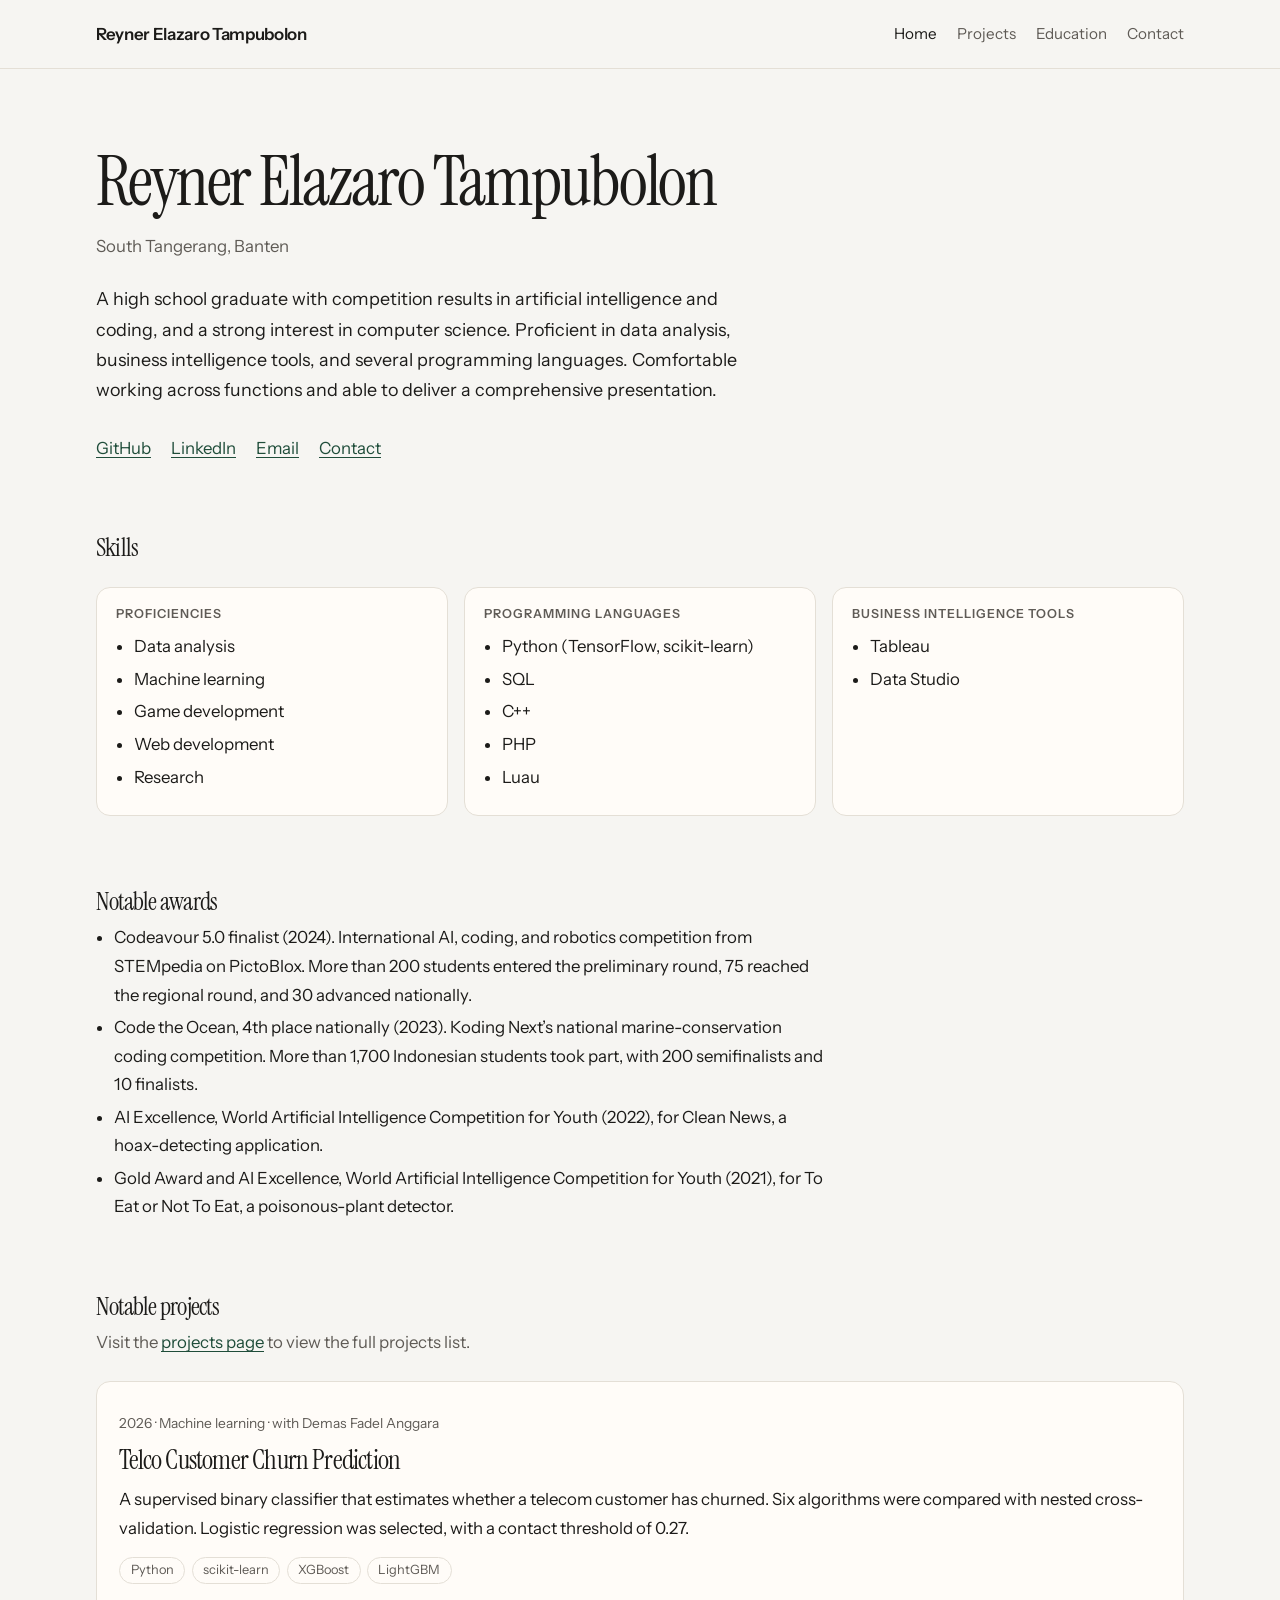
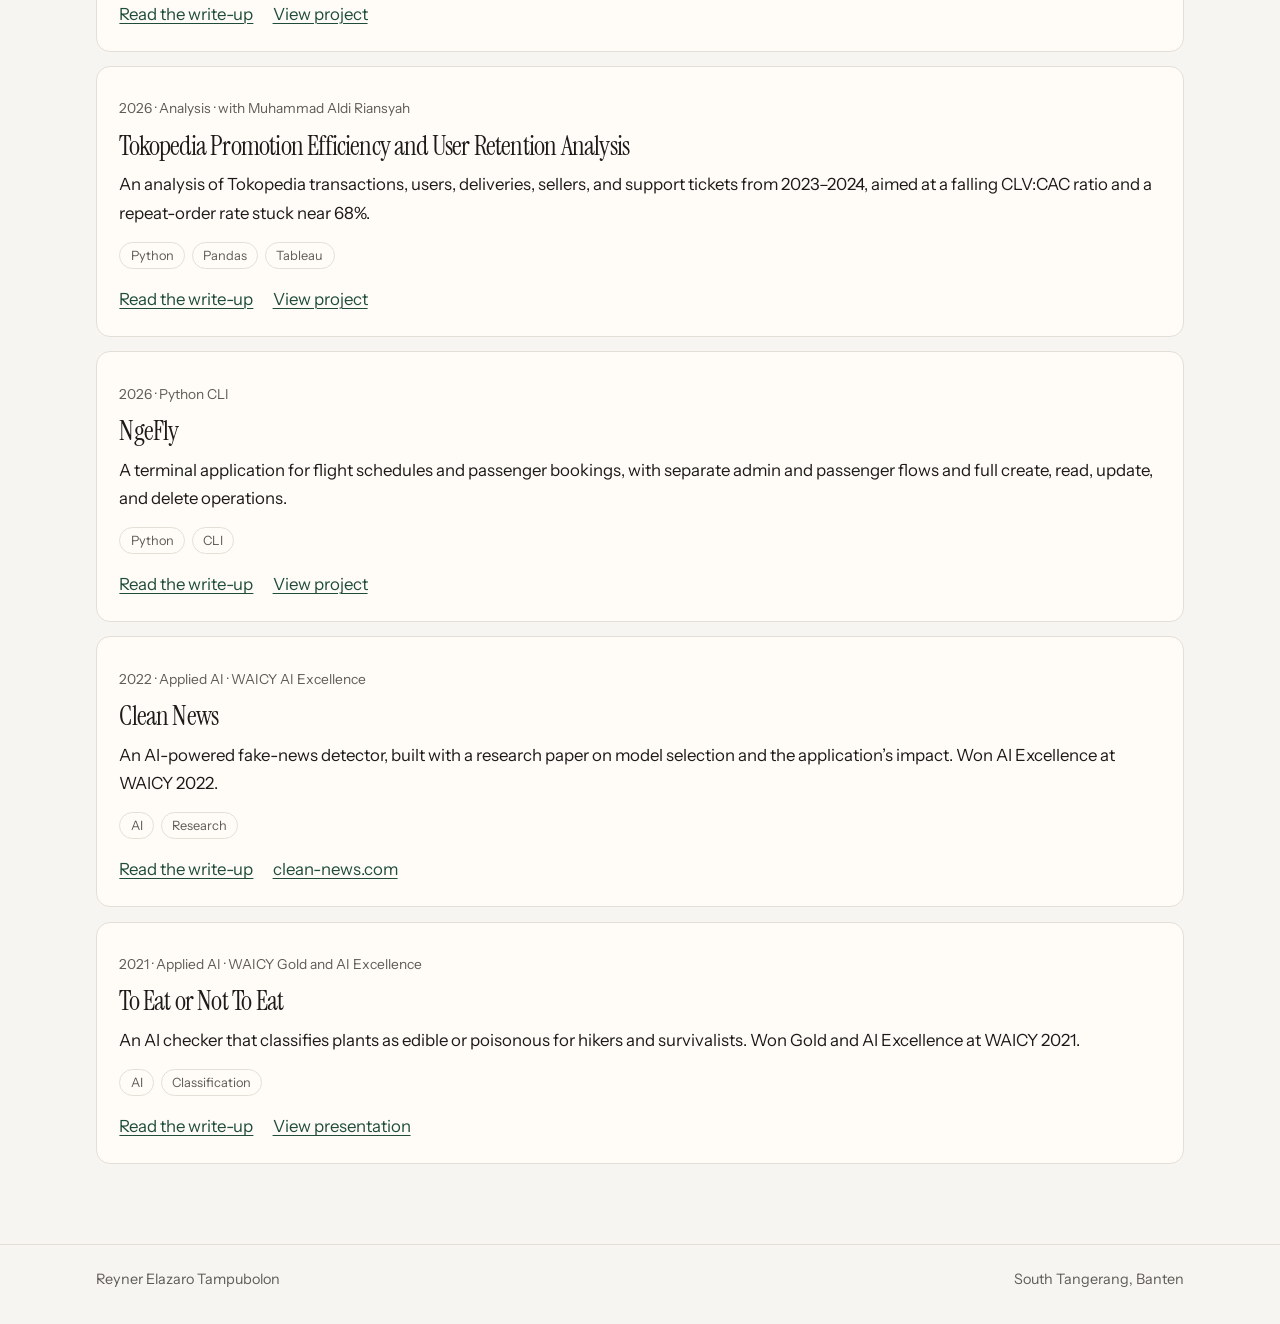
<file: index.html>
<!DOCTYPE html>
<html lang="en">
<head>
  <meta charset="utf-8">
  <meta name="viewport" content="width=device-width, initial-scale=1">
  <title>Reyner Elazaro Tampubolon</title>
  <meta name="description" content="Portfolio of Reyner Elazaro Tampubolon, a data science and machine learning student in South Tangerang working on analysis, classification, and applied AI.">
  <link rel="icon" href="favicon.svg" type="image/svg+xml">
  <link rel="preconnect" href="https://fonts.googleapis.com">
  <link rel="preconnect" href="https://fonts.gstatic.com" crossorigin>
  <link href="https://fonts.googleapis.com/css2?family=Instrument+Sans:ital,wght@0,400;0,500;0,600;1,400&family=Instrument+Serif&display=swap" rel="stylesheet">
  <link rel="stylesheet" href="css/style.css">
  <script type="application/ld+json">
  {
    "@context": "https://schema.org",
    "@type": "Person",
    "name": "Reyner Elazaro Tampubolon",
    "email": "mailto:reynerelazaro@gmail.com",
    "telephone": "+6281806627171",
    "address": {
      "@type": "PostalAddress",
      "addressLocality": "South Tangerang",
      "addressRegion": "Banten",
      "addressCountry": "ID"
    },
    "url": "https://github.com/reyneret",
    "sameAs": [
      "https://github.com/reyneret",
      "https://www.linkedin.com/in/reyneret/"
    ]
  }
  </script>
</head>
<body>
  <a class="skip" href="#content">Skip to content</a>
  <header class="site-header">
    <div class="header-inner">
      <a class="brand" href="index.html">Reyner Elazaro Tampubolon</a>
      <nav class="nav" aria-label="Primary">
        <a href="index.html" aria-current="page">Home</a>
        <a href="projects.html">Projects</a>
        <a href="education.html">Education</a>
        <a href="contact.html">Contact</a>
      </nav>
    </div>
  </header>

  <main id="content" class="page">
    <!-- <p class="kicker">Data science and machine learning</p> -->
    <h1>Reyner Elazaro Tampubolon</h1>
    <p class="location">South Tangerang, Banten</p>
    <p class="lede">A high school graduate with competition results in artificial intelligence and coding, and a strong interest in computer science. Proficient in data analysis, business intelligence tools, and several programming languages. Comfortable working across functions and able to deliver a comprehensive presentation.</p>
    <ul class="hero-links">
      <li><a href="https://github.com/reyneret">GitHub</a></li>
      <li><a href="https://www.linkedin.com/in/reyneret/">LinkedIn</a></li>
      <li><a href="mailto:reynerelazaro@gmail.com">Email</a></li>
      <li><a href="contact.html">Contact</a></li>
    </ul>

    <section class="section" aria-labelledby="skills-heading">
      <h2 id="skills-heading">Skills</h2>
      <!-- <p class="section-note">Tools used across analysis, modeling, games, and the web.</p> -->
      <div class="skill-grid">
        <div class="skill-block">
          <h3>Proficiencies</h3>
          <ul>
            <li>Data analysis</li>
            <li>Machine learning</li>
            <li>Game development</li>
            <li>Web development</li>
            <li>Research</li>
          </ul>
        </div>
        <div class="skill-block">
          <h3>Programming languages</h3>
          <ul>
            <li>Python (TensorFlow, scikit-learn)</li>
            <li>SQL</li>
            <li>C++</li>
            <li>PHP</li>
            <li>Luau</li>
          </ul>
        </div>
        <div class="skill-block">
          <h3>Business intelligence tools</h3>
          <ul>
            <li>Tableau</li>
            <li>Data Studio</li>
          </ul>
        </div>
      </div>
    </section>

    <section class="section" aria-labelledby="awards-heading">
      <h2 id="awards-heading">Notable awards</h2>
      <ul class="award-list">
        <li>Codeavour 5.0 finalist (2024). International AI, coding, and robotics competition from STEMpedia on PictoBlox. More than 200 students entered the preliminary round, 75 reached the regional round, and 30 advanced nationally.</li>
        <li>Code the Ocean, 4th place nationally (2023). Koding Next’s national marine-conservation coding competition. More than 1,700 Indonesian students took part, with 200 semifinalists and 10 finalists.</li>
        <li>AI Excellence, World Artificial Intelligence Competition for Youth (2022), for Clean News, a hoax-detecting application.</li>
        <li>Gold Award and AI Excellence, World Artificial Intelligence Competition for Youth (2021), for To Eat or Not To Eat, a poisonous-plant detector.</li>
      </ul>
    </section>

    <section class="section" aria-labelledby="projects-heading">
      <h2 id="projects-heading">Notable projects</h2>
      <p class="section-note">Visit the <a href="projects.html">projects page</a> to view the full projects list.</p>
      <div class="cards">
        <article class="card">
          <p class="meta">2026 · Machine learning · with Demas Fadel Anggara</p>
          <h3>Telco Customer Churn Prediction</h3>
          <p>A supervised binary classifier that estimates whether a telecom customer has churned. Six algorithms were compared with nested cross-validation. Logistic regression was selected, with a contact threshold of 0.27.</p>
          <ul class="tags">
            <li>Python</li>
            <li>scikit-learn</li>
            <li>XGBoost</li>
            <li>LightGBM</li>
          </ul>
          <div class="actions">
            <a href="projects.html#telco">Read the write-up</a>
            <a href="https://github.com/demuuus/telco_customer_churn_machine_learning">View project</a>
          </div>
        </article>

        <article class="card">
          <p class="meta">2026 · Analysis · with Muhammad Aldi Riansyah</p>
          <h3>Tokopedia Promotion Efficiency and User Retention Analysis</h3>
          <p>An analysis of Tokopedia transactions, users, deliveries, sellers, and support tickets from 2023–2024, aimed at a falling CLV:CAC ratio and a repeat-order rate stuck near 68%.</p>
          <ul class="tags">
            <li>Python</li>
            <li>Pandas</li>
            <li>Tableau</li>
          </ul>
          <div class="actions">
            <a href="projects.html#tokopedia">Read the write-up</a>
            <a href="https://github.com/reyneret/Tokopedia-Efficiency-and-Retention-Analysis">View project</a>
          </div>
        </article>

        <article class="card">
          <p class="meta">2026 · Python CLI</p>
          <h3>NgeFly</h3>
          <p>A terminal application for flight schedules and passenger bookings, with separate admin and passenger flows and full create, read, update, and delete operations.</p>
          <ul class="tags">
            <li>Python</li>
            <li>CLI</li>
          </ul>
          <div class="actions">
            <a href="projects.html#ngefly">Read the write-up</a>
            <a href="https://github.com/reyneret/Flight-Ticket-Management-System">View project</a>
          </div>
        </article>

        <article class="card">
          <p class="meta">2022 · Applied AI · WAICY AI Excellence</p>
          <h3>Clean News</h3>
          <p>An AI-powered fake-news detector, built with a research paper on model selection and the application’s impact. Won AI Excellence at WAICY 2022.</p>
          <ul class="tags">
            <li>AI</li>
            <li>Research</li>
          </ul>
          <div class="actions">
            <a href="projects.html#clean-news">Read the write-up</a>
            <a href="http://clean-news.com">clean-news.com</a>
          </div>
        </article>

        <article class="card">
          <p class="meta">2021 · Applied AI · WAICY Gold and AI Excellence</p>
          <h3>To Eat or Not To Eat</h3>
          <p>An AI checker that classifies plants as edible or poisonous for hikers and survivalists. Won Gold and AI Excellence at WAICY 2021.</p>
          <ul class="tags">
            <li>AI</li>
            <li>Classification</li>
          </ul>
          <div class="actions">
            <a href="projects.html#to-eat">Read the write-up</a>
            <a href="https://youtu.be/McGjaKAQ2lE?si=XfhKC0BK4bwfOICW">View presentation</a>
          </div>
        </article>
      </div>
    </section>
  </main>

  <footer class="site-footer">
    <div class="footer-inner">
      <span>Reyner Elazaro Tampubolon</span>
      <span>South Tangerang, Banten</span>
    </div>
  </footer>
</body>
</html>
</file>
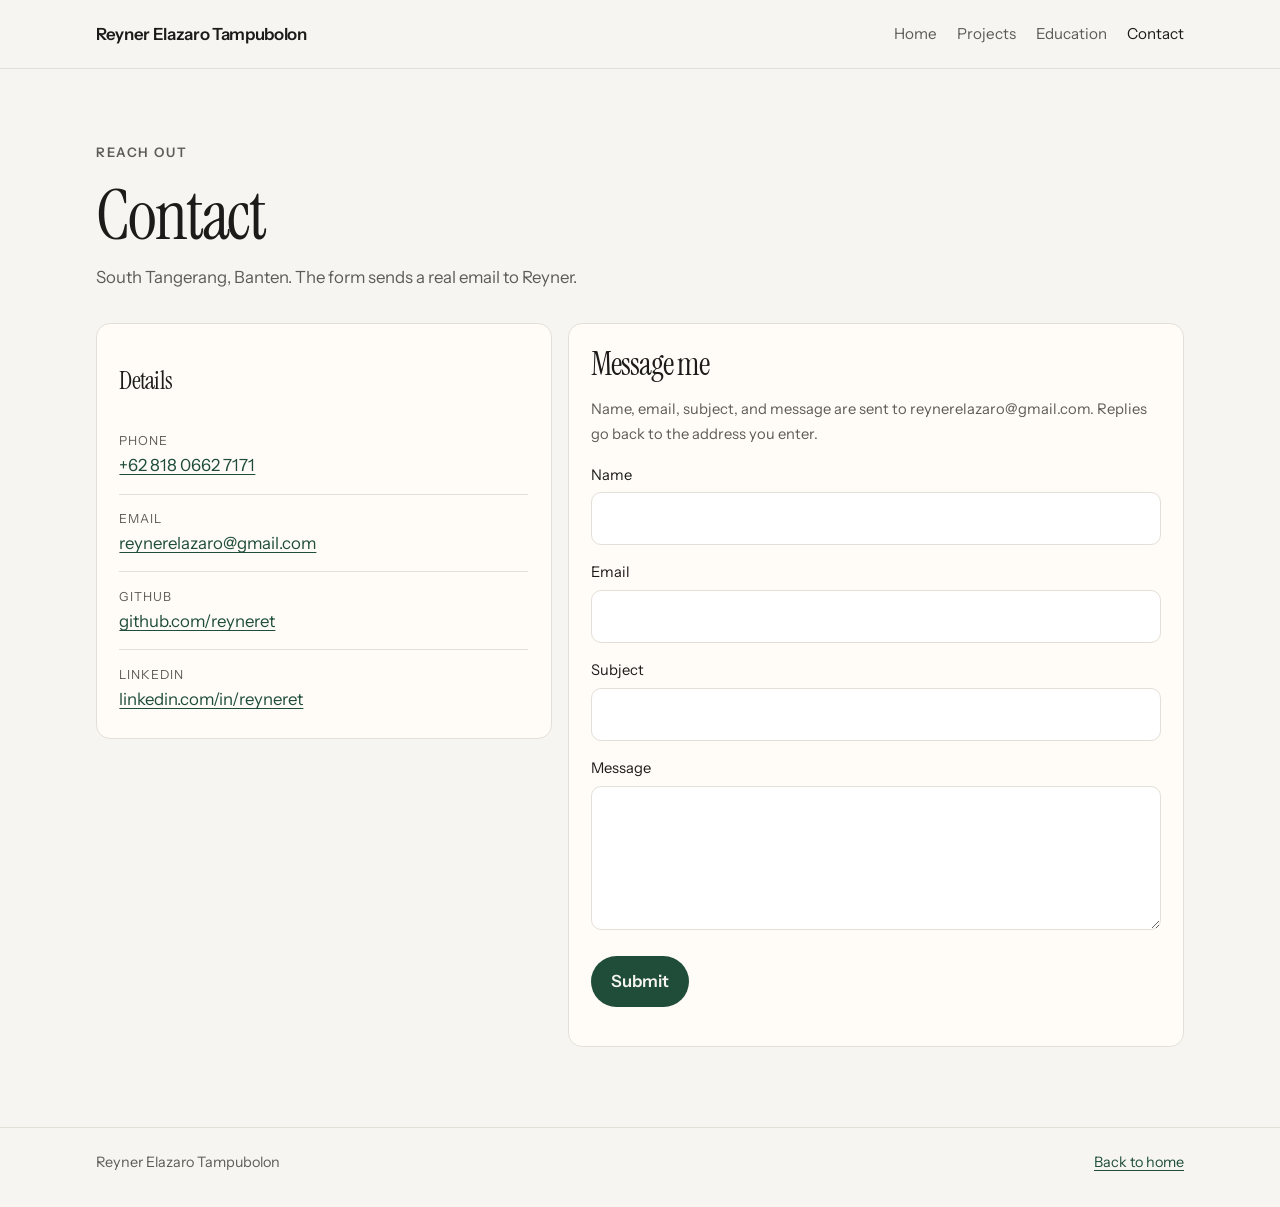
<file: contact.html>
<!DOCTYPE html>
<html lang="en">
<head>
  <meta charset="utf-8">
  <meta name="viewport" content="width=device-width, initial-scale=1">
  <title>Contact · Reyner Elazaro Tampubolon</title>
  <meta name="description" content="Contact Reyner Elazaro Tampubolon by phone, email, GitHub, LinkedIn, or the message form.">
  <link rel="icon" href="favicon.svg" type="image/svg+xml">
  <link rel="preconnect" href="https://fonts.googleapis.com">
  <link rel="preconnect" href="https://fonts.gstatic.com" crossorigin>
  <link href="https://fonts.googleapis.com/css2?family=Instrument+Sans:ital,wght@0,400;0,500;0,600;1,400&family=Instrument+Serif&display=swap" rel="stylesheet">
  <link rel="stylesheet" href="css/style.css">
</head>
<body>
  <a class="skip" href="#content">Skip to content</a>
  <header class="site-header">
    <div class="header-inner">
      <a class="brand" href="index.html">Reyner Elazaro Tampubolon</a>
      <nav class="nav" aria-label="Primary">
        <a href="index.html">Home</a>
        <a href="projects.html">Projects</a>
        <a href="education.html">Education</a>
        <a href="contact.html" aria-current="page">Contact</a>
      </nav>
    </div>
  </header>

  <main id="content" class="page">
    <div class="page-intro">
      <p class="kicker">Reach out</p>
      <h1>Contact</h1>
      <p>South Tangerang, Banten. The form sends a real email to Reyner.</p>
    </div>

    <div class="contact-layout">
      <section class="contact-card" aria-labelledby="details-heading">
        <h2 id="details-heading">Details</h2>
        <ul class="contact-list">
          <li>
            <span>Phone</span>
            <a href="tel:+6281806627171">+62 818 0662 7171</a>
          </li>
          <li>
            <span>Email</span>
            <a href="mailto:reynerelazaro@gmail.com">reynerelazaro@gmail.com</a>
          </li>
          <li>
            <span>GitHub</span>
            <a href="https://github.com/reyneret">github.com/reyneret</a>
          </li>
          <li>
            <span>LinkedIn</span>
            <a href="https://www.linkedin.com/in/reyneret/">linkedin.com/in/reyneret</a>
          </li>
        </ul>
      </section>

      <section class="form-card" aria-labelledby="form-heading">
        <h2 id="form-heading">Message me</h2>
        <p class="form-note">Name, email, subject, and message are sent to reynerelazaro@gmail.com. Replies go back to the address you enter.</p>
        <form id="message-form" novalidate>
          <label for="name">Name</label>
          <input id="name" name="name" type="text" autocomplete="name" required>

          <label for="email">Email</label>
          <input id="email" name="email" type="email" autocomplete="email" required>

          <label for="subject">Subject</label>
          <input id="subject" name="subject" type="text" required>

          <label for="message">Message</label>
          <textarea id="message" name="message" required></textarea>

          <label class="hp" for="honey" aria-hidden="true">Leave this empty</label>
          <input class="hp" id="honey" name="honey" type="text" tabindex="-1" autocomplete="off" aria-hidden="true">

          <button type="submit">Submit</button>
          <p id="form-status" class="form-status" role="status" aria-live="polite"></p>
        </form>
      </section>
    </div>
  </main>

  <footer class="site-footer">
    <div class="footer-inner">
      <span>Reyner Elazaro Tampubolon</span>
      <a href="index.html">Back to home</a>
    </div>
  </footer>
  <script src="js/main.js"></script>
</body>
</html>
</file>
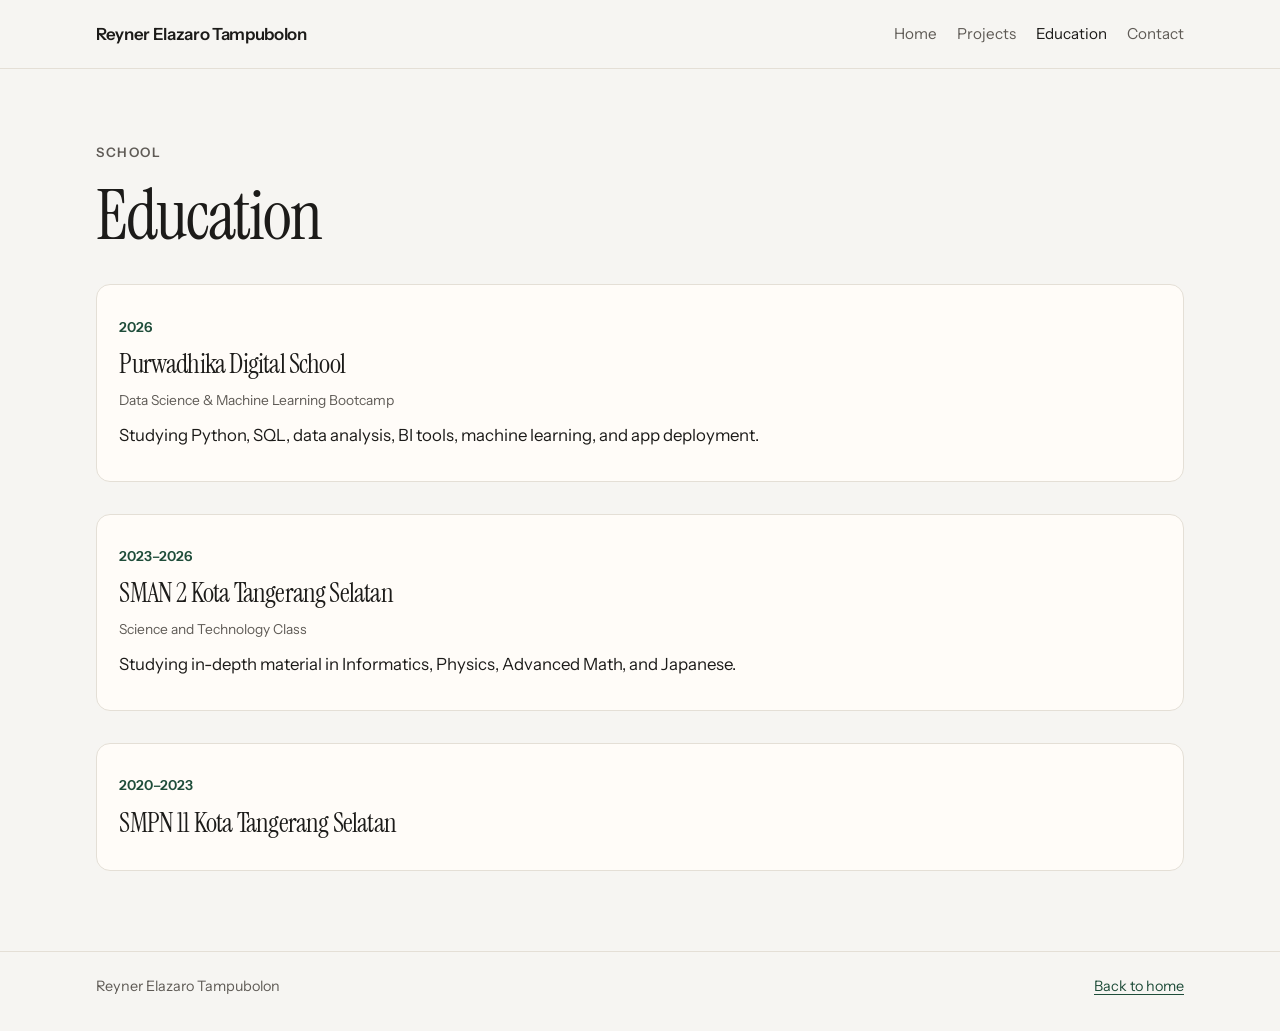
<file: education.html>
<!DOCTYPE html>
<html lang="en">
<head>
  <meta charset="utf-8">
  <meta name="viewport" content="width=device-width, initial-scale=1">
  <title>Education · Reyner Elazaro Tampubolon</title>
  <meta name="description" content="Education of Reyner Elazaro Tampubolon: Purwadhika Digital School, SMAN 2 Kota Tangerang Selatan, and SMPN 11 Kota Tangerang Selatan.">
  <link rel="icon" href="favicon.svg" type="image/svg+xml">
  <link rel="preconnect" href="https://fonts.googleapis.com">
  <link rel="preconnect" href="https://fonts.gstatic.com" crossorigin>
  <link href="https://fonts.googleapis.com/css2?family=Instrument+Sans:ital,wght@0,400;0,500;0,600;1,400&family=Instrument+Serif&display=swap" rel="stylesheet">
  <link rel="stylesheet" href="css/style.css">
</head>
<body>
  <a class="skip" href="#content">Skip to content</a>
  <header class="site-header">
    <div class="header-inner">
      <a class="brand" href="index.html">Reyner Elazaro Tampubolon</a>
      <nav class="nav" aria-label="Primary">
        <a href="index.html">Home</a>
        <a href="projects.html">Projects</a>
        <a href="education.html" aria-current="page">Education</a>
        <a href="contact.html">Contact</a>
      </nav>
    </div>
  </header>

  <main id="content" class="page">
    <div class="page-intro">
      <p class="kicker">School</p>
      <h1>Education</h1>
    </div>

    <div class="timeline">
      <article class="edu-item">
        <p class="edu-year">2026</p>
        <h2>Purwadhika Digital School</h2>
        <p class="meta">Data Science &amp; Machine Learning Bootcamp</p>
        <p>Studying Python, SQL, data analysis, BI tools, machine learning, and app deployment.</p>
      </article>

      <article class="edu-item">
        <p class="edu-year">2023–2026</p>
        <h2>SMAN 2 Kota Tangerang Selatan</h2>
        <p class="meta">Science and Technology Class</p>
        <p>Studying in-depth material in Informatics, Physics, Advanced Math, and Japanese.</p>
      </article>

      <article class="edu-item">
        <p class="edu-year">2020–2023</p>
        <h2>SMPN 11 Kota Tangerang Selatan</h2>
      </article>
    </div>
  </main>

  <footer class="site-footer">
    <div class="footer-inner">
      <span>Reyner Elazaro Tampubolon</span>
      <a href="index.html">Back to home</a>
    </div>
  </footer>
</body>
</html>
</file>
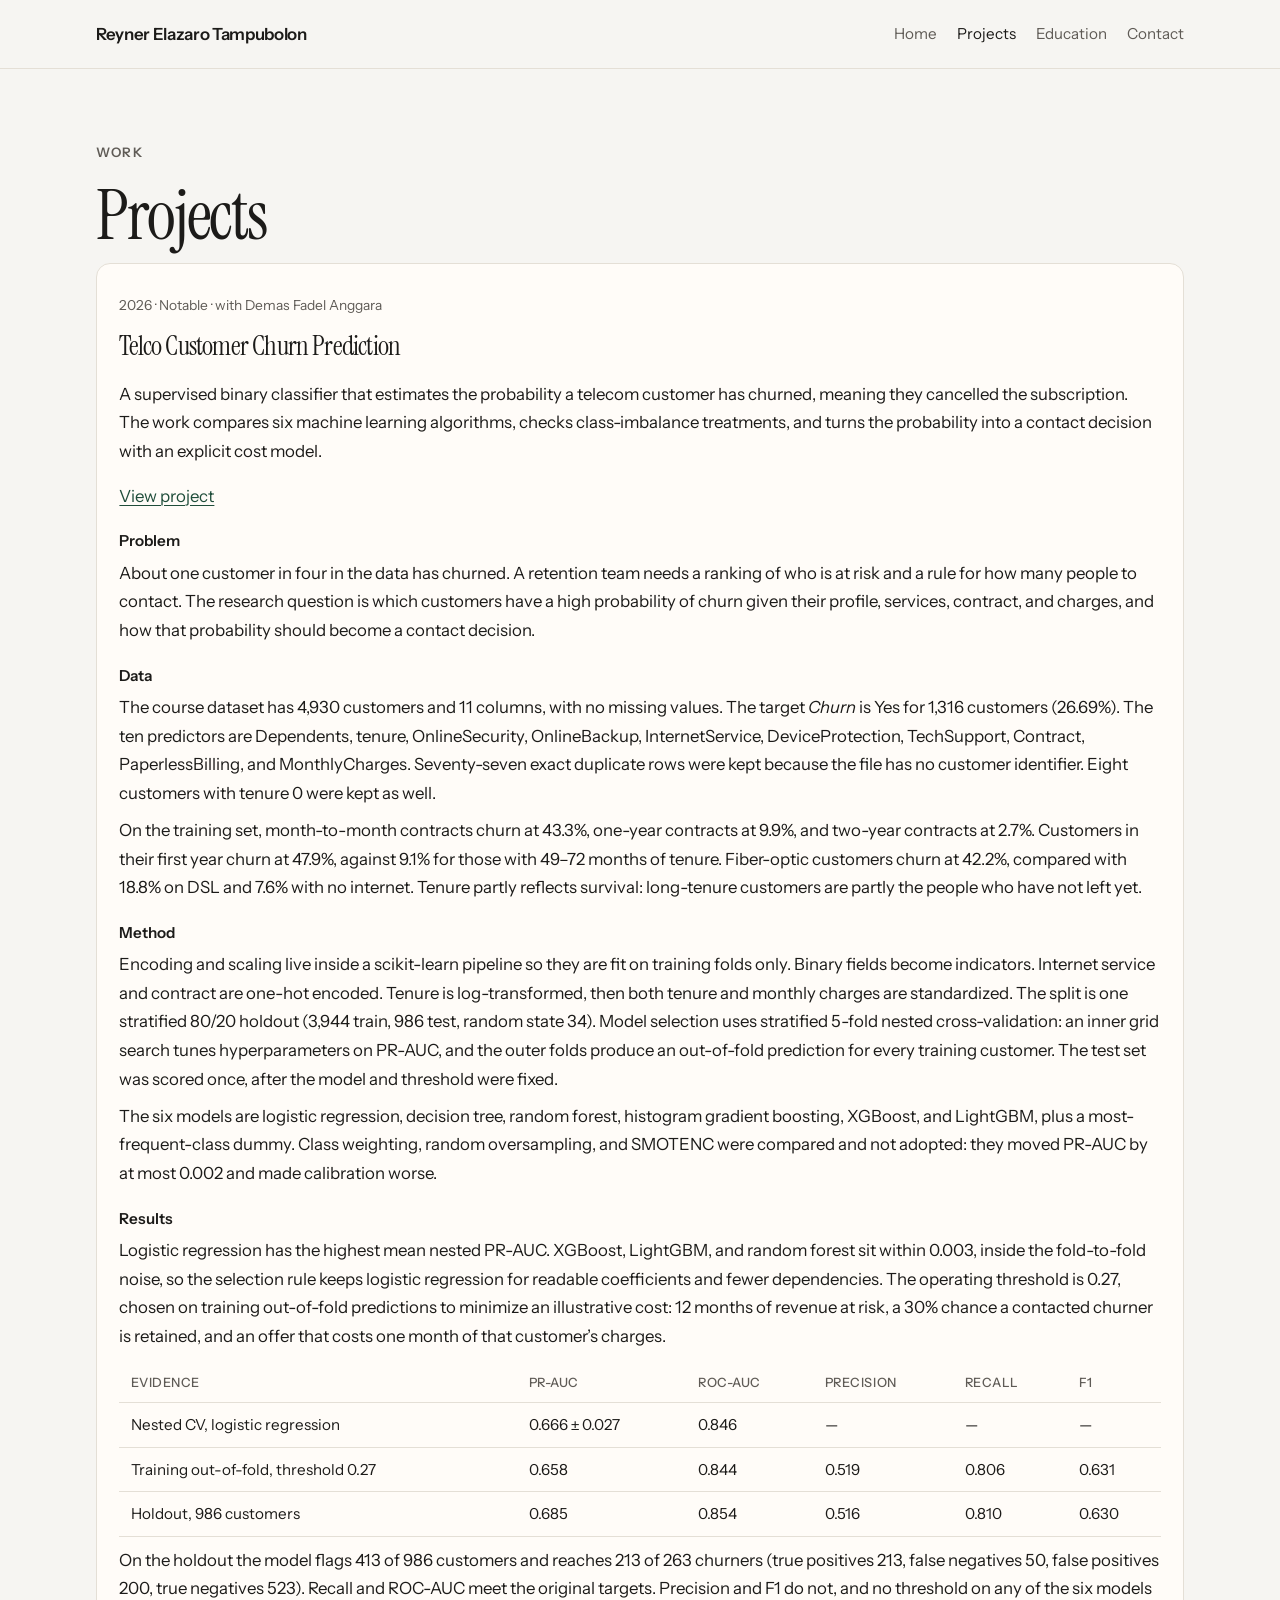
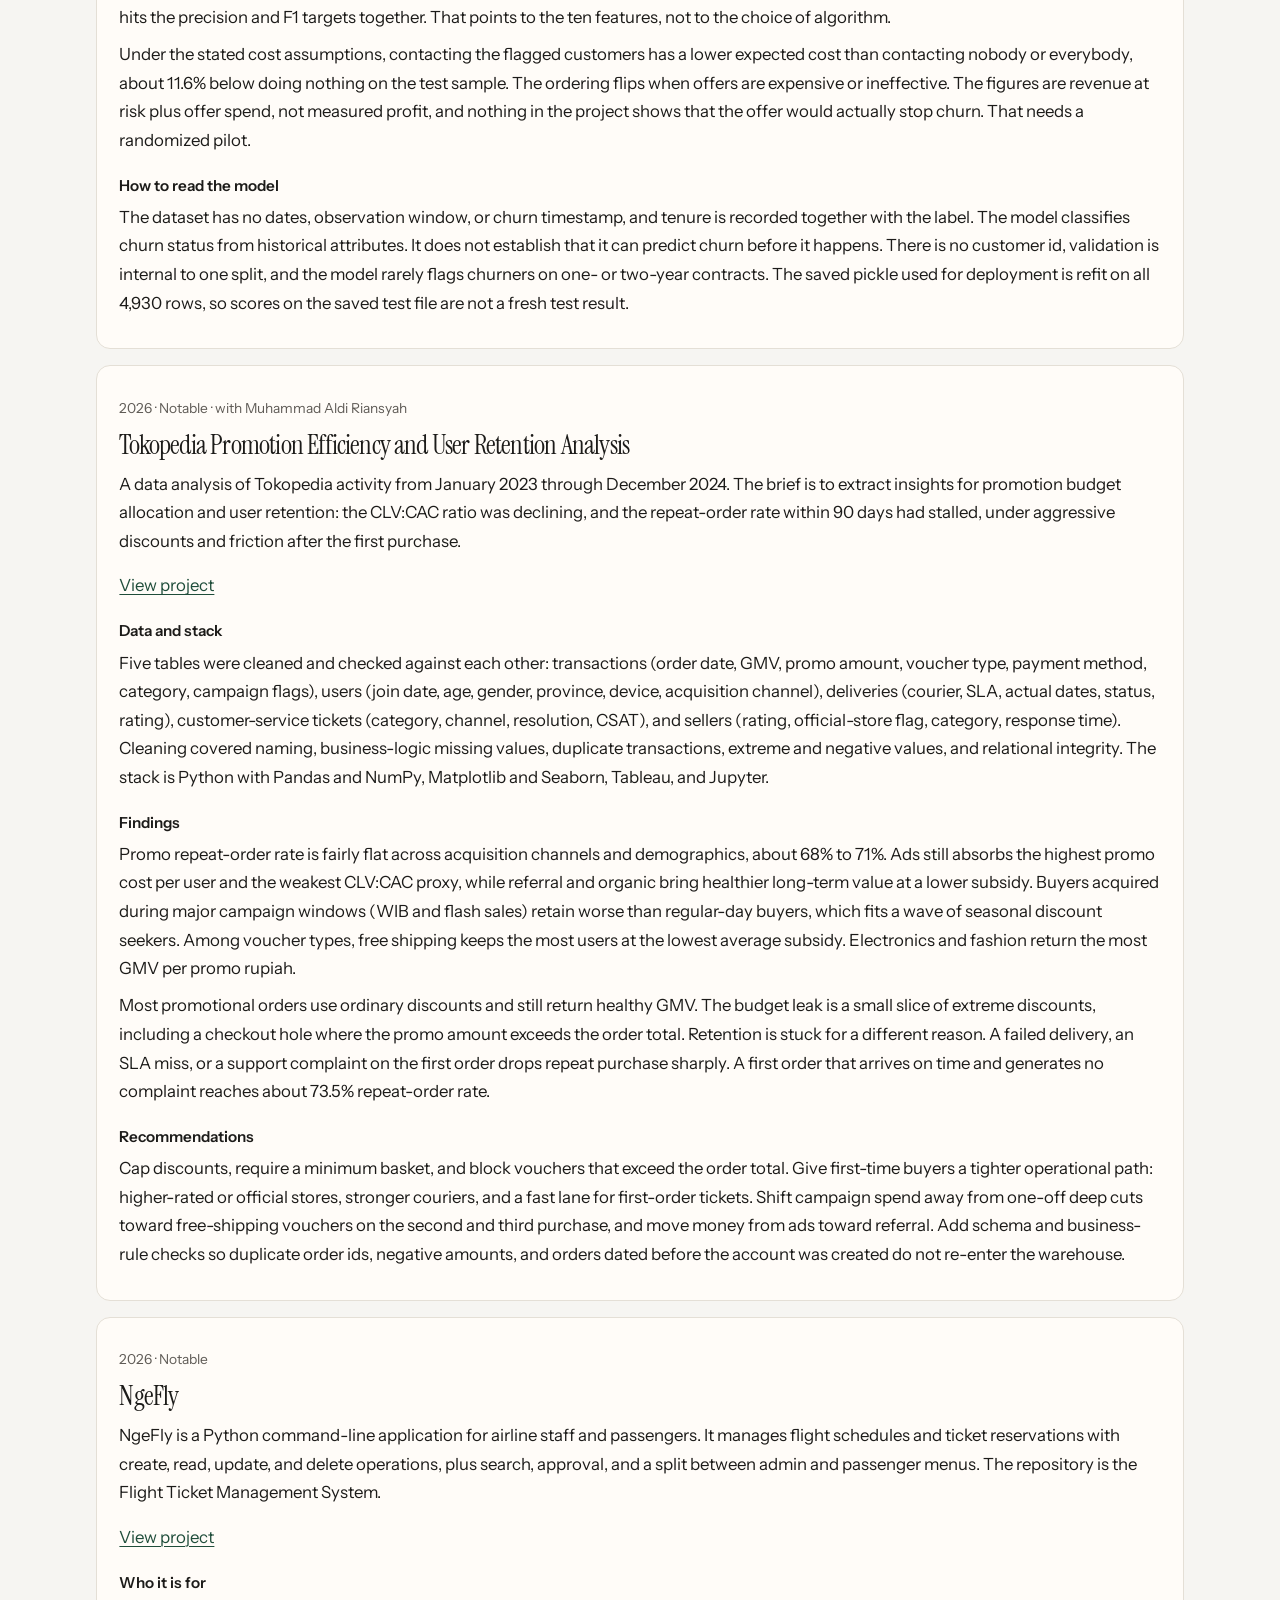
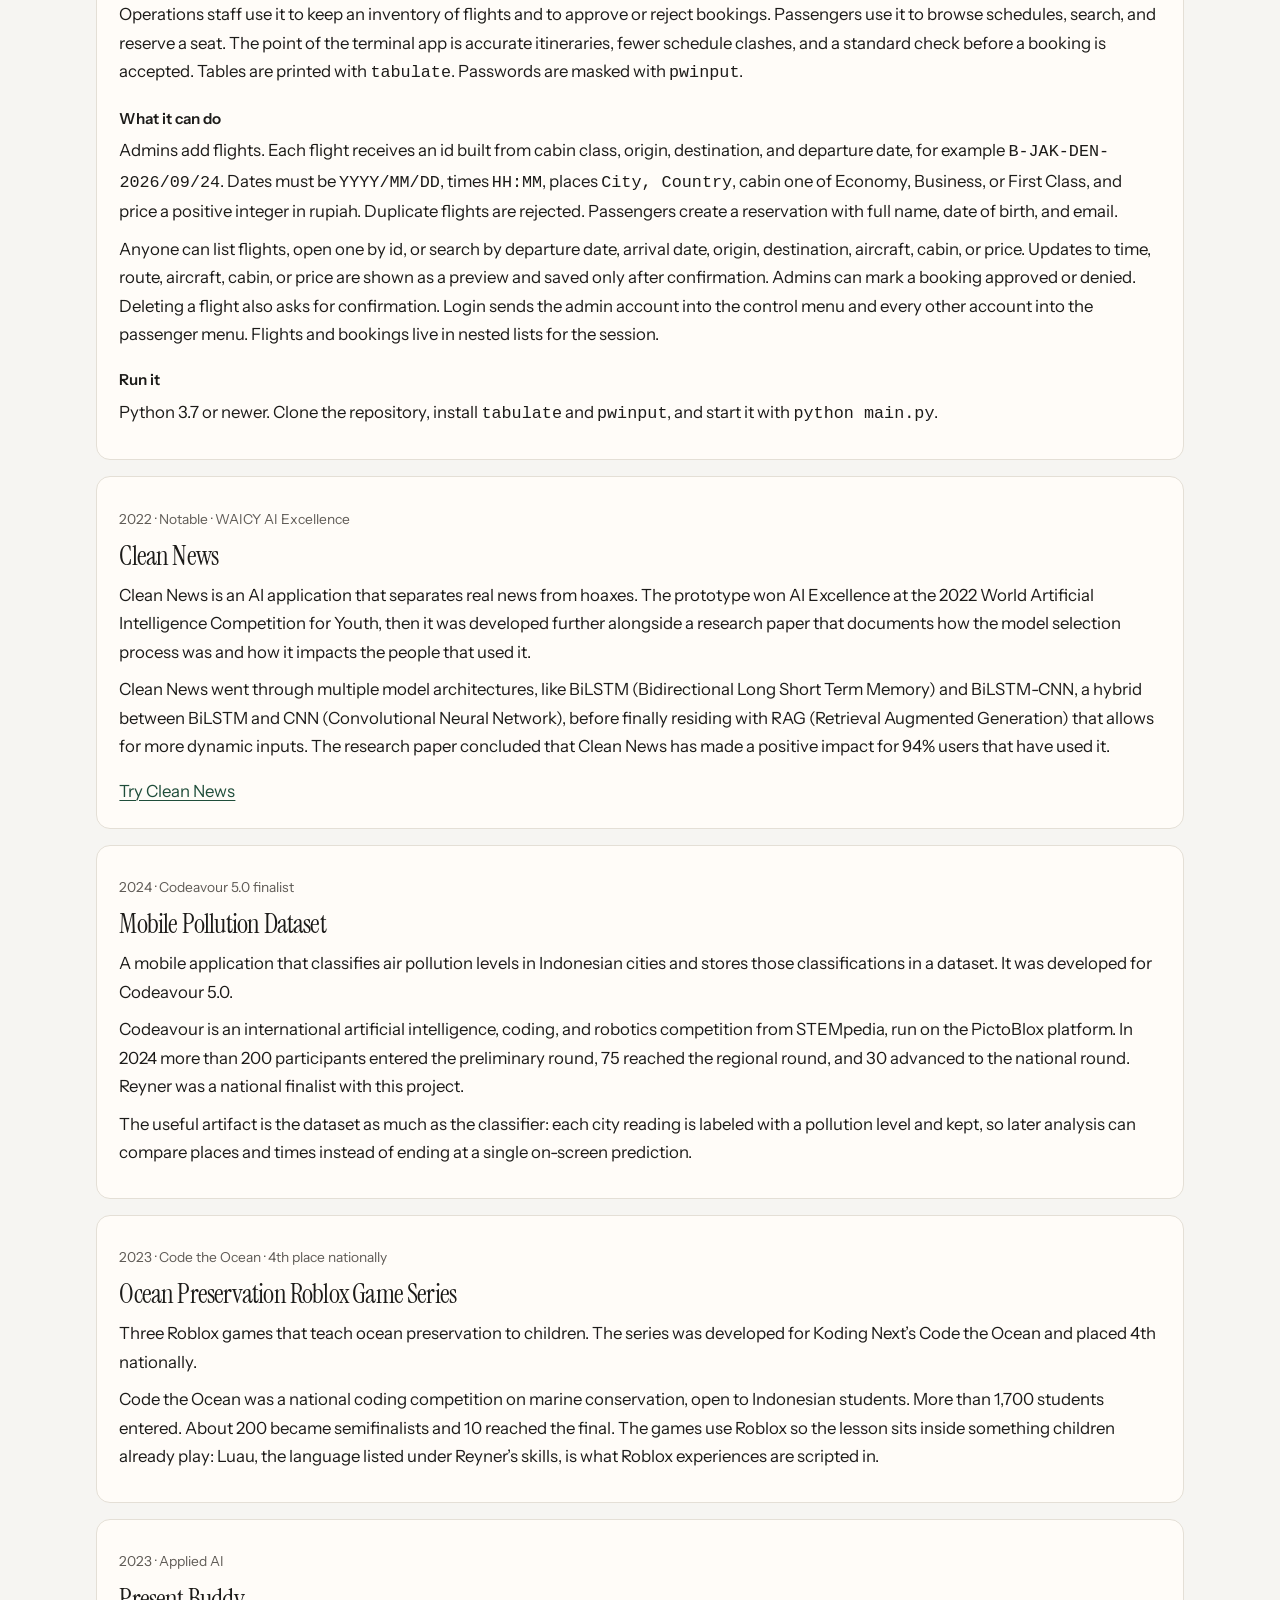
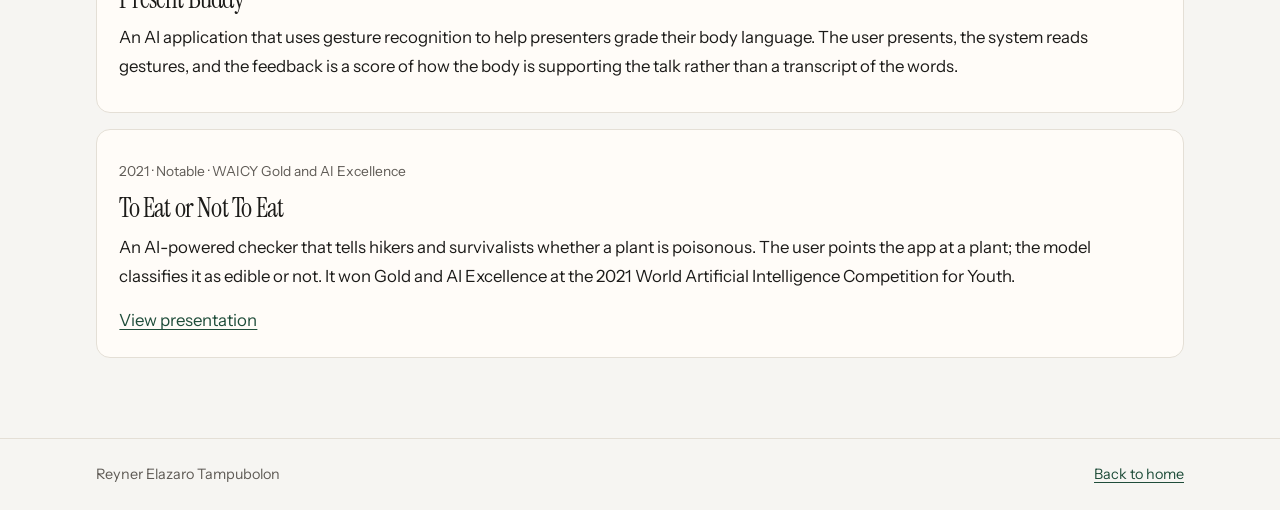
<file: projects.html>
<!DOCTYPE html>
<html lang="en">
<head>
  <meta charset="utf-8">
  <meta name="viewport" content="width=device-width, initial-scale=1">
  <title>Projects · Reyner Elazaro Tampubolon</title>
  <meta name="description" content="Projects by Reyner Elazaro Tampubolon, from telecom churn modeling and Tokopedia analysis to competition AI apps and Roblox games.">
  <link rel="icon" href="favicon.svg" type="image/svg+xml">
  <link rel="preconnect" href="https://fonts.googleapis.com">
  <link rel="preconnect" href="https://fonts.gstatic.com" crossorigin>
  <link href="https://fonts.googleapis.com/css2?family=Instrument+Sans:ital,wght@0,400;0,500;0,600;1,400&family=Instrument+Serif&display=swap" rel="stylesheet">
  <link rel="stylesheet" href="css/style.css">
</head>
<body>
  <a class="skip" href="#content">Skip to content</a>
  <header class="site-header">
    <div class="header-inner">
      <a class="brand" href="index.html">Reyner Elazaro Tampubolon</a>
      <nav class="nav" aria-label="Primary">
        <a href="index.html">Home</a>
        <a href="projects.html" aria-current="page">Projects</a>
        <a href="education.html">Education</a>
        <a href="contact.html">Contact</a>
      </nav>
    </div>
  </header>

  <main id="content" class="page">
    <div class="page-intro">
      <p class="kicker">Work</p>
      <h1>Projects</h1>
      <!-- <p>Eight projects, newest first. The five marked notable are the ones listed on the CV, and each of those links out to the repository, site, or presentation.</p> -->
    </div>

    <article class="project" id="telco">
      <p class="meta">2026 · Notable · with Demas Fadel Anggara</p>
      <div class="project-top">
        <h2>Telco Customer Churn Prediction</h2>
      </div>
      <p>A supervised binary classifier that estimates the probability a telecom customer has churned, meaning they cancelled the subscription. The work compares six machine learning algorithms, checks class-imbalance treatments, and turns the probability into a contact decision with an explicit cost model.</p>
      <div class="actions">
        <a href="https://github.com/demuuus/telco_customer_churn_machine_learning">View project</a>
      </div>

      <h3>Problem</h3>
      <p>About one customer in four in the data has churned. A retention team needs a ranking of who is at risk and a rule for how many people to contact. The research question is which customers have a high probability of churn given their profile, services, contract, and charges, and how that probability should become a contact decision.</p>

      <h3>Data</h3>
      <p>The course dataset has 4,930 customers and 11 columns, with no missing values. The target <em>Churn</em> is Yes for 1,316 customers (26.69%). The ten predictors are Dependents, tenure, OnlineSecurity, OnlineBackup, InternetService, DeviceProtection, TechSupport, Contract, PaperlessBilling, and MonthlyCharges. Seventy-seven exact duplicate rows were kept because the file has no customer identifier. Eight customers with tenure 0 were kept as well.</p>
      <p>On the training set, month-to-month contracts churn at 43.3%, one-year contracts at 9.9%, and two-year contracts at 2.7%. Customers in their first year churn at 47.9%, against 9.1% for those with 49–72 months of tenure. Fiber-optic customers churn at 42.2%, compared with 18.8% on DSL and 7.6% with no internet. Tenure partly reflects survival: long-tenure customers are partly the people who have not left yet.</p>

      <h3>Method</h3>
      <p>Encoding and scaling live inside a scikit-learn pipeline so they are fit on training folds only. Binary fields become indicators. Internet service and contract are one-hot encoded. Tenure is log-transformed, then both tenure and monthly charges are standardized. The split is one stratified 80/20 holdout (3,944 train, 986 test, random state 34). Model selection uses stratified 5-fold nested cross-validation: an inner grid search tunes hyperparameters on PR-AUC, and the outer folds produce an out-of-fold prediction for every training customer. The test set was scored once, after the model and threshold were fixed.</p>
      <p>The six models are logistic regression, decision tree, random forest, histogram gradient boosting, XGBoost, and LightGBM, plus a most-frequent-class dummy. Class weighting, random oversampling, and SMOTENC were compared and not adopted: they moved PR-AUC by at most 0.002 and made calibration worse.</p>

      <h3>Results</h3>
      <p>Logistic regression has the highest mean nested PR-AUC. XGBoost, LightGBM, and random forest sit within 0.003, inside the fold-to-fold noise, so the selection rule keeps logistic regression for readable coefficients and fewer dependencies. The operating threshold is 0.27, chosen on training out-of-fold predictions to minimize an illustrative cost: 12 months of revenue at risk, a 30% chance a contacted churner is retained, and an offer that costs one month of that customer’s charges.</p>
      <table class="metrics">
        <thead>
          <tr>
            <th>Evidence</th>
            <th>PR-AUC</th>
            <th>ROC-AUC</th>
            <th>Precision</th>
            <th>Recall</th>
            <th>F1</th>
          </tr>
        </thead>
        <tbody>
          <tr>
            <td>Nested CV, logistic regression</td>
            <td>0.666 ± 0.027</td>
            <td>0.846</td>
            <td>—</td>
            <td>—</td>
            <td>—</td>
          </tr>
          <tr>
            <td>Training out-of-fold, threshold 0.27</td>
            <td>0.658</td>
            <td>0.844</td>
            <td>0.519</td>
            <td>0.806</td>
            <td>0.631</td>
          </tr>
          <tr>
            <td>Holdout, 986 customers</td>
            <td>0.685</td>
            <td>0.854</td>
            <td>0.516</td>
            <td>0.810</td>
            <td>0.630</td>
          </tr>
        </tbody>
      </table>
      <p>On the holdout the model flags 413 of 986 customers and reaches 213 of 263 churners (true positives 213, false negatives 50, false positives 200, true negatives 523). Recall and ROC-AUC meet the original targets. Precision and F1 do not, and no threshold on any of the six models hits the precision and F1 targets together. That points to the ten features, not to the choice of algorithm.</p>
      <p>Under the stated cost assumptions, contacting the flagged customers has a lower expected cost than contacting nobody or everybody, about 11.6% below doing nothing on the test sample. The ordering flips when offers are expensive or ineffective. The figures are revenue at risk plus offer spend, not measured profit, and nothing in the project shows that the offer would actually stop churn. That needs a randomized pilot.</p>

      <h3>How to read the model</h3>
      <p>The dataset has no dates, observation window, or churn timestamp, and tenure is recorded together with the label. The model classifies churn status from historical attributes. It does not establish that it can predict churn before it happens. There is no customer id, validation is internal to one split, and the model rarely flags churners on one- or two-year contracts. The saved pickle used for deployment is refit on all 4,930 rows, so scores on the saved test file are not a fresh test result.</p>
    </article>

    <article class="project" id="tokopedia">
      <p class="meta">2026 · Notable · with Muhammad Aldi Riansyah</p>
      <h2>Tokopedia Promotion Efficiency and User Retention Analysis</h2>
      <p>A data analysis of Tokopedia activity from January 2023 through December 2024. The brief is to extract insights for promotion budget allocation and user retention: the CLV:CAC ratio was declining, and the repeat-order rate within 90 days had stalled, under aggressive discounts and friction after the first purchase.</p>
      <div class="actions">
        <a href="https://github.com/reyneret/Tokopedia-Efficiency-and-Retention-Analysis">View project</a>
      </div>

      <h3>Data and stack</h3>
      <p>Five tables were cleaned and checked against each other: transactions (order date, GMV, promo amount, voucher type, payment method, category, campaign flags), users (join date, age, gender, province, device, acquisition channel), deliveries (courier, SLA, actual dates, status, rating), customer-service tickets (category, channel, resolution, CSAT), and sellers (rating, official-store flag, category, response time). Cleaning covered naming, business-logic missing values, duplicate transactions, extreme and negative values, and relational integrity. The stack is Python with Pandas and NumPy, Matplotlib and Seaborn, Tableau, and Jupyter.</p>

      <h3>Findings</h3>
      <p>Promo repeat-order rate is fairly flat across acquisition channels and demographics, about 68% to 71%. Ads still absorbs the highest promo cost per user and the weakest CLV:CAC proxy, while referral and organic bring healthier long-term value at a lower subsidy. Buyers acquired during major campaign windows (WIB and flash sales) retain worse than regular-day buyers, which fits a wave of seasonal discount seekers. Among voucher types, free shipping keeps the most users at the lowest average subsidy. Electronics and fashion return the most GMV per promo rupiah.</p>
      <p>Most promotional orders use ordinary discounts and still return healthy GMV. The budget leak is a small slice of extreme discounts, including a checkout hole where the promo amount exceeds the order total. Retention is stuck for a different reason. A failed delivery, an SLA miss, or a support complaint on the first order drops repeat purchase sharply. A first order that arrives on time and generates no complaint reaches about 73.5% repeat-order rate.</p>

      <h3>Recommendations</h3>
      <p>Cap discounts, require a minimum basket, and block vouchers that exceed the order total. Give first-time buyers a tighter operational path: higher-rated or official stores, stronger couriers, and a fast lane for first-order tickets. Shift campaign spend away from one-off deep cuts toward free-shipping vouchers on the second and third purchase, and move money from ads toward referral. Add schema and business-rule checks so duplicate order ids, negative amounts, and orders dated before the account was created do not re-enter the warehouse.</p>
    </article>

    <article class="project" id="ngefly">
      <p class="meta">2026 · Notable</p>
      <h2>NgeFly</h2>
      <p>NgeFly is a Python command-line application for airline staff and passengers. It manages flight schedules and ticket reservations with create, read, update, and delete operations, plus search, approval, and a split between admin and passenger menus. The repository is the Flight Ticket Management System.</p>
      <div class="actions">
        <a href="https://github.com/reyneret/Flight-Ticket-Management-System">View project</a>
      </div>

      <h3>Who it is for</h3>
      <p>Operations staff use it to keep an inventory of flights and to approve or reject bookings. Passengers use it to browse schedules, search, and reserve a seat. The point of the terminal app is accurate itineraries, fewer schedule clashes, and a standard check before a booking is accepted. Tables are printed with <code>tabulate</code>. Passwords are masked with <code>pwinput</code>.</p>

      <h3>What it can do</h3>
      <p>Admins add flights. Each flight receives an id built from cabin class, origin, destination, and departure date, for example <code>B-JAK-DEN-2026/09/24</code>. Dates must be <code>YYYY/MM/DD</code>, times <code>HH:MM</code>, places <code>City, Country</code>, cabin one of Economy, Business, or First Class, and price a positive integer in rupiah. Duplicate flights are rejected. Passengers create a reservation with full name, date of birth, and email.</p>
      <p>Anyone can list flights, open one by id, or search by departure date, arrival date, origin, destination, aircraft, cabin, or price. Updates to time, route, aircraft, cabin, or price are shown as a preview and saved only after confirmation. Admins can mark a booking approved or denied. Deleting a flight also asks for confirmation. Login sends the admin account into the control menu and every other account into the passenger menu. Flights and bookings live in nested lists for the session.</p>

      <h3>Run it</h3>
      <p>Python 3.7 or newer. Clone the repository, install <code>tabulate</code> and <code>pwinput</code>, and start it with <code>python main.py</code>.</p>
    </article>

    <article class="project" id="clean-news">
      <p class="meta">2022 · Notable · WAICY AI Excellence</p>
      <h2>Clean News</h2>
      <p>Clean News is an AI application that separates real news from hoaxes. The prototype won AI Excellence at the 2022 World Artificial Intelligence Competition for Youth, then it was developed further alongside a research paper that documents how the model selection process was and how it impacts the people that used it.</p>
      <p>Clean News went through multiple model architectures, like BiLSTM (Bidirectional Long Short Term Memory) and BiLSTM-CNN, a hybrid between BiLSTM and CNN (Convolutional Neural Network), before finally residing with RAG (Retrieval Augmented Generation) that allows for more dynamic inputs. The research paper concluded that Clean News has made a positive impact for 94% users that have used it.</p>
      <div class="actions">
        <a href="http://clean-news.com">Try Clean News</a>
      </div>
    </article>

    <article class="project" id="pollution">
      <p class="meta">2024 · Codeavour 5.0 finalist</p>
      <h2>Mobile Pollution Dataset</h2>
      <p>A mobile application that classifies air pollution levels in Indonesian cities and stores those classifications in a dataset. It was developed for Codeavour 5.0.</p>
      <p>Codeavour is an international artificial intelligence, coding, and robotics competition from STEMpedia, run on the PictoBlox platform. In 2024 more than 200 participants entered the preliminary round, 75 reached the regional round, and 30 advanced to the national round. Reyner was a national finalist with this project.</p>
      <p>The useful artifact is the dataset as much as the classifier: each city reading is labeled with a pollution level and kept, so later analysis can compare places and times instead of ending at a single on-screen prediction.</p>
    </article>

    <article class="project" id="ocean">
      <p class="meta">2023 · Code the Ocean · 4th place nationally</p>
      <h2>Ocean Preservation Roblox Game Series</h2>
      <p>Three Roblox games that teach ocean preservation to children. The series was developed for Koding Next’s Code the Ocean and placed 4th nationally.</p>
      <p>Code the Ocean was a national coding competition on marine conservation, open to Indonesian students. More than 1,700 students entered. About 200 became semifinalists and 10 reached the final. The games use Roblox so the lesson sits inside something children already play: Luau, the language listed under Reyner’s skills, is what Roblox experiences are scripted in.</p>
    </article>

    <article class="project" id="present-buddy">
      <p class="meta">2023 · Applied AI</p>
      <h2>Present Buddy</h2>
      <p>An AI application that uses gesture recognition to help presenters grade their body language. The user presents, the system reads gestures, and the feedback is a score of how the body is supporting the talk rather than a transcript of the words.</p>
    </article>

    <article class="project" id="to-eat">
      <p class="meta">2021 · Notable · WAICY Gold and AI Excellence</p>
      <h2>To Eat or Not To Eat</h2>
      <p>An AI-powered checker that tells hikers and survivalists whether a plant is poisonous. The user points the app at a plant; the model classifies it as edible or not. It won Gold and AI Excellence at the 2021 World Artificial Intelligence Competition for Youth.</p>
      <div class="actions">
        <a href="https://youtu.be/McGjaKAQ2lE?si=XfhKC0BK4bwfOICW">View presentation</a>
      </div>
    </article>
  </main>

  <footer class="site-footer">
    <div class="footer-inner">
      <span>Reyner Elazaro Tampubolon</span>
      <a href="index.html">Back to home</a>
    </div>
  </footer>
</body>
</html>
</file>
<file: css/style.css>
:root {
  --bg: #f6f5f2;
  --ink: #1c1b19;
  --muted: #5f5b56;
  --line: #e4dfd6;
  --accent: #1f4d3a;
  --accent-soft: #e7f0eb;
  --card: #fffcf8;
  --danger: #8d2f2f;
  --serif: "Instrument Serif", Georgia, "Times New Roman", serif;
  --sans: "Instrument Sans", "Segoe UI", sans-serif;
  --width: 68rem;
  --text: 42rem;
}

*,
*::before,
*::after {
  box-sizing: border-box;
}

html {
  scroll-behavior: smooth;
}

body {
  margin: 0;
  background: var(--bg);
  color: var(--ink);
  font-family: var(--sans);
  font-size: 1.05rem;
  line-height: 1.7;
}

img {
  max-width: 100%;
}

a {
  color: var(--accent);
  text-decoration-thickness: 1px;
  text-underline-offset: 0.18em;
}

a:hover {
  text-decoration-thickness: 2px;
}

.skip {
  position: absolute;
  left: 1rem;
  top: -4rem;
  background: var(--ink);
  color: var(--bg);
  padding: 0.5rem 0.8rem;
  z-index: 20;
}

.skip:focus {
  top: 0.75rem;
}

.site-header {
  position: sticky;
  top: 0;
  z-index: 10;
  background: color-mix(in srgb, var(--bg) 88%, transparent);
  backdrop-filter: blur(10px);
  border-bottom: 1px solid var(--line);
}

.header-inner,
.page,
.site-footer .footer-inner {
  width: min(var(--width), calc(100% - 2.5rem));
  margin-inline: auto;
}

.header-inner {
  display: flex;
  align-items: center;
  justify-content: space-between;
  gap: 1.5rem;
  min-height: 4.25rem;
}

.brand {
  color: var(--ink);
  text-decoration: none;
  font-weight: 600;
  letter-spacing: -0.02em;
}

.nav {
  display: flex;
  gap: 1.25rem;
}

.nav a {
  color: var(--muted);
  text-decoration: none;
  font-size: 0.95rem;
}

.nav a[aria-current="page"],
.nav a:hover {
  color: var(--ink);
}

.page {
  padding: 4.5rem 0 5rem;
}

.kicker {
  margin: 0 0 0.75rem;
  color: var(--accent);
  font-size: 0.82rem;
  font-weight: 600;
  letter-spacing: 0.12em;
  text-transform: uppercase;
}

h1,
h2,
h3 {
  font-family: var(--serif);
  font-weight: 400;
  letter-spacing: -0.03em;
  line-height: 1.15;
}

h1 {
  margin: 0 0 0.6rem;
  font-size: clamp(2.6rem, 6vw, 4.4rem);
}

.lede,
.intro {
  max-width: var(--text);
  color: var(--ink);
  font-size: 1.12rem;
}

.location {
  margin: 0 0 1.5rem;
  color: var(--muted);
}

.hero-links {
  display: flex;
  flex-wrap: wrap;
  gap: 0.75rem 1.25rem;
  margin: 1.75rem 0 0;
  padding: 0;
  list-style: none;
}

.section {
  margin-top: 4.5rem;
}

.section h2,
.page-intro h1 {
  margin-bottom: 0.4rem;
}

.section-note,
.page-intro p {
  max-width: var(--text);
  color: var(--muted);
  margin-top: 0;
}

.skill-grid {
  display: grid;
  grid-template-columns: repeat(3, 1fr);
  gap: 1rem;
  margin-top: 1.5rem;
}

.skill-block,
.card,
.project,
.edu-item,
.contact-card,
.form-card {
  background: var(--card);
  border: 1px solid var(--line);
  border-radius: 14px;
}

.skill-block {
  padding: 1.15rem 1.2rem 1.25rem;
}

.skill-block h3 {
  margin: 0 0 0.7rem;
  font-family: var(--sans);
  font-size: 0.78rem;
  font-weight: 600;
  letter-spacing: 0.08em;
  text-transform: uppercase;
  color: var(--muted);
}

.skill-block ul,
.award-list {
  margin: 0;
  padding-left: 1.1rem;
}

.skill-block li,
.award-list li {
  margin: 0.25rem 0;
}

.award-list {
  max-width: 46rem;
}

.cards {
  display: grid;
  gap: 0.9rem;
  margin-top: 1.5rem;
}

.card,
.project,
.edu-item {
  padding: 1.35rem 1.4rem 1.4rem;
}

.card-top,
.project-top {
  display: flex;
  justify-content: space-between;
  gap: 1rem;
  align-items: baseline;
}

.meta {
  margin: 0;
  color: var(--muted);
  font-size: 0.86rem;
}

.card h3,
.project h2,
.edu-item h2 {
  margin: 0.25rem 0 0.6rem;
  font-size: 1.7rem;
}

.card p,
.project p,
.edu-item p {
  margin: 0.55rem 0;
}

.tags {
  display: flex;
  flex-wrap: wrap;
  gap: 0.4rem;
  margin: 0.9rem 0 0;
  padding: 0;
  list-style: none;
}

.tags li {
  border: 1px solid var(--line);
  border-radius: 999px;
  padding: 0.1rem 0.65rem;
  color: var(--muted);
  font-size: 0.8rem;
}

.actions {
  display: flex;
  flex-wrap: wrap;
  gap: 0.8rem 1.2rem;
  margin-top: 1rem;
}

.project + .project,
.edu-item + .edu-item {
  margin-top: 1rem;
}

.project {
  overflow-x: auto;
}

.project h3 {
  margin: 1.4rem 0 0.35rem;
  font-family: var(--sans);
  font-size: 0.95rem;
  font-weight: 600;
  letter-spacing: 0;
}

.metrics {
  width: 100%;
  border-collapse: collapse;
  margin: 0.8rem 0 0.2rem;
  font-size: 0.95rem;
}

.metrics th,
.metrics td {
  text-align: left;
  padding: 0.55rem 0.7rem;
  border-bottom: 1px solid var(--line);
  vertical-align: top;
}

.metrics th {
  color: var(--muted);
  font-weight: 500;
  font-size: 0.8rem;
  letter-spacing: 0.04em;
  text-transform: uppercase;
}

.timeline {
  display: grid;
  gap: 1rem;
  margin-top: 1.75rem;
}

.edu-year {
  margin: 0;
  color: var(--accent);
  font-size: 0.86rem;
  font-weight: 600;
}

.contact-layout {
  display: grid;
  grid-template-columns: 0.85fr 1.15fr;
  gap: 1rem;
  margin-top: 2rem;
  align-items: start;
}

.contact-card,
.form-card {
  padding: 1.35rem 1.4rem 1.5rem;
}

.contact-list {
  list-style: none;
  margin: 0.4rem 0 0;
  padding: 0;
}

.contact-list li {
  padding: 0.85rem 0;
  border-bottom: 1px solid var(--line);
}

.contact-list li:last-child {
  border-bottom: 0;
  padding-bottom: 0;
}

.contact-list span {
  display: block;
  color: var(--muted);
  font-size: 0.78rem;
  letter-spacing: 0.08em;
  text-transform: uppercase;
}

.form-card h2 {
  margin: 0 0 0.3rem;
  font-size: 2rem;
}

label {
  display: block;
  margin: 0.95rem 0 0.3rem;
  font-size: 0.92rem;
}

input,
textarea {
  width: 100%;
  border: 1px solid var(--line);
  background: #fff;
  color: var(--ink);
  border-radius: 10px;
  padding: 0.7rem 0.8rem;
  font: inherit;
}

input:focus,
textarea:focus {
  outline: 2px solid var(--accent);
  border-color: transparent;
}

textarea {
  min-height: 9rem;
  resize: vertical;
}

button {
  margin-top: 1.1rem;
  border: 0;
  background: var(--accent);
  color: #f6f5f2;
  font: inherit;
  font-weight: 600;
  border-radius: 999px;
  padding: 0.7rem 1.25rem;
  cursor: pointer;
}

button:hover {
  background: #173c2d;
}

button:disabled {
  opacity: 0.6;
  cursor: progress;
}

.form-note,
.form-status {
  color: var(--muted);
  font-size: 0.92rem;
}

.form-status[data-state="success"] {
  color: var(--accent);
}

.form-status[data-state="error"] {
  color: var(--danger);
}

.hp {
  position: absolute;
  left: -9999px;
}

.site-footer {
  border-top: 1px solid var(--line);
  padding: 1.4rem 0 2rem;
  color: var(--muted);
  font-size: 0.9rem;
}

.footer-inner {
  display: flex;
  justify-content: space-between;
  gap: 1rem;
  flex-wrap: wrap;
}

@media (max-width: 800px) {
  .skill-grid,
  .contact-layout {
    grid-template-columns: 1fr;
  }

  .header-inner {
    align-items: flex-start;
    flex-direction: column;
    padding: 0.9rem 0;
    gap: 0.35rem;
  }

  .page {
    padding-top: 2.8rem;
  }
}
</file>
